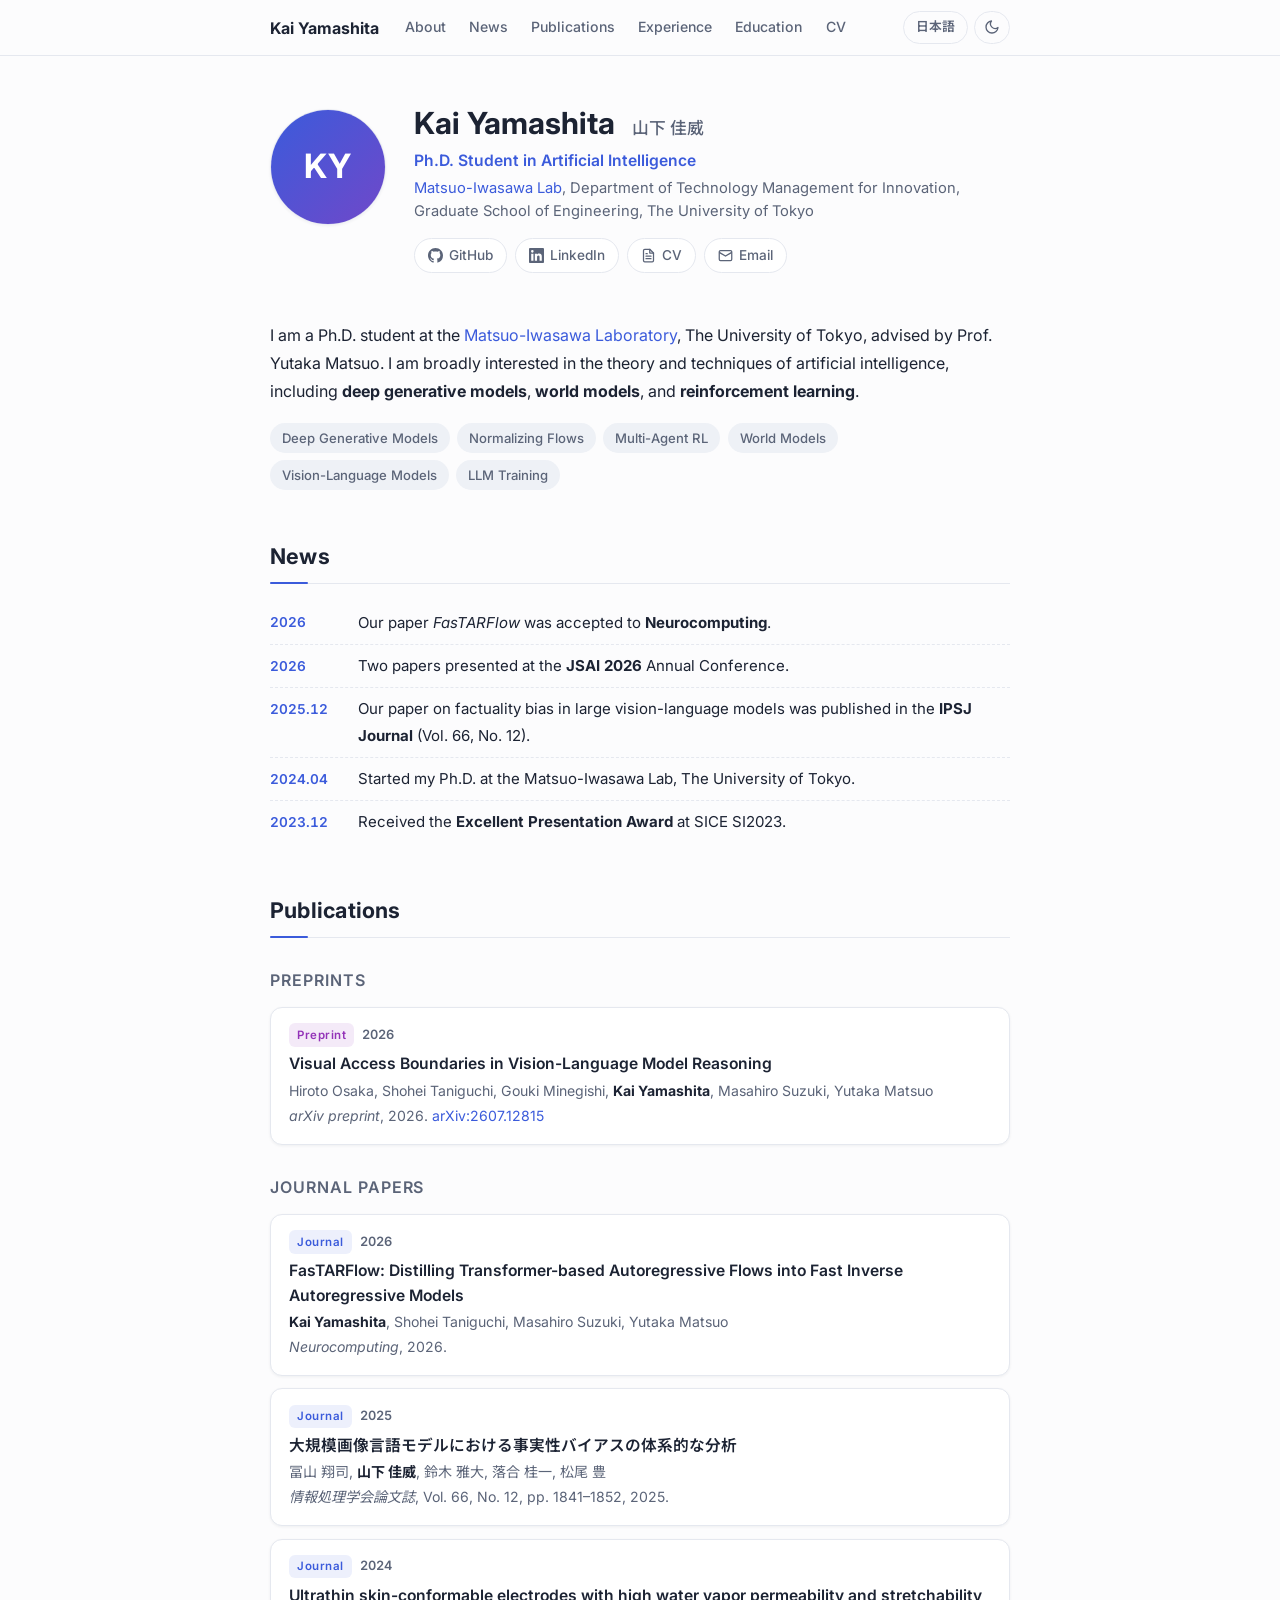
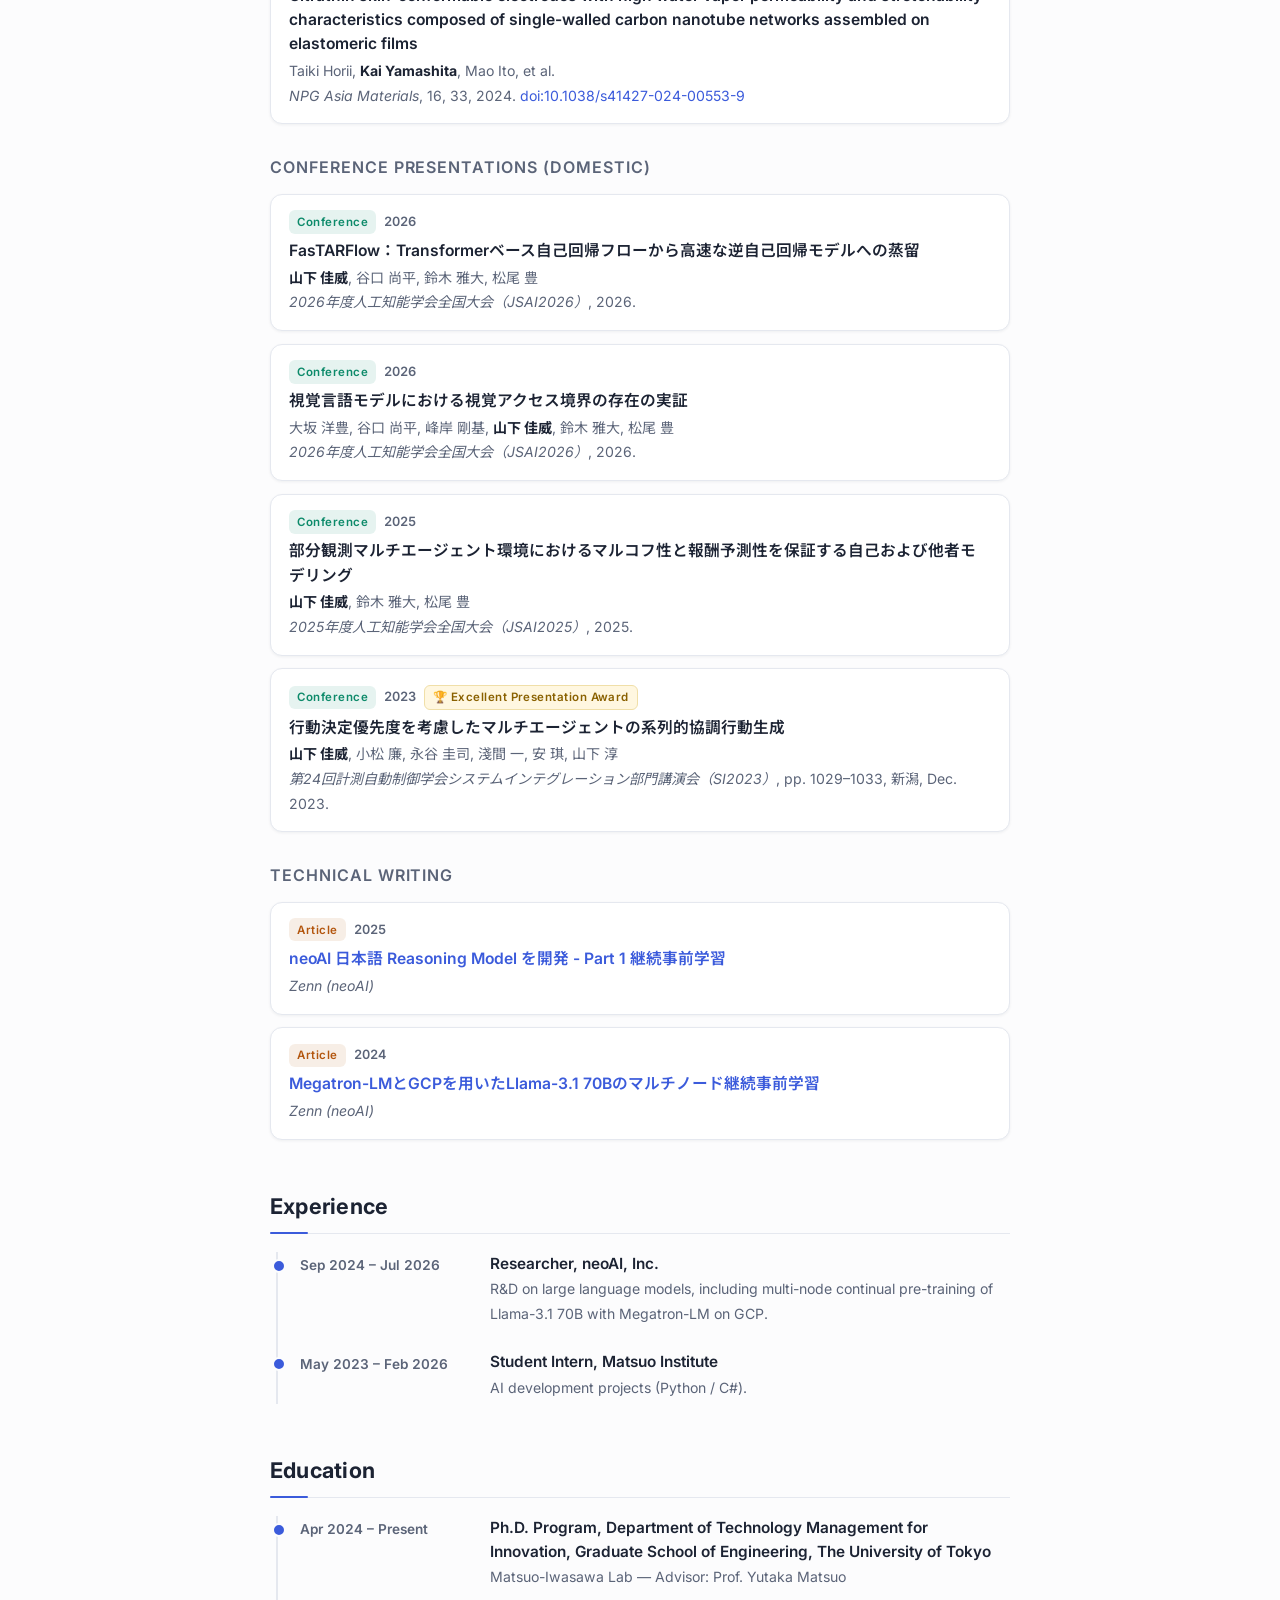
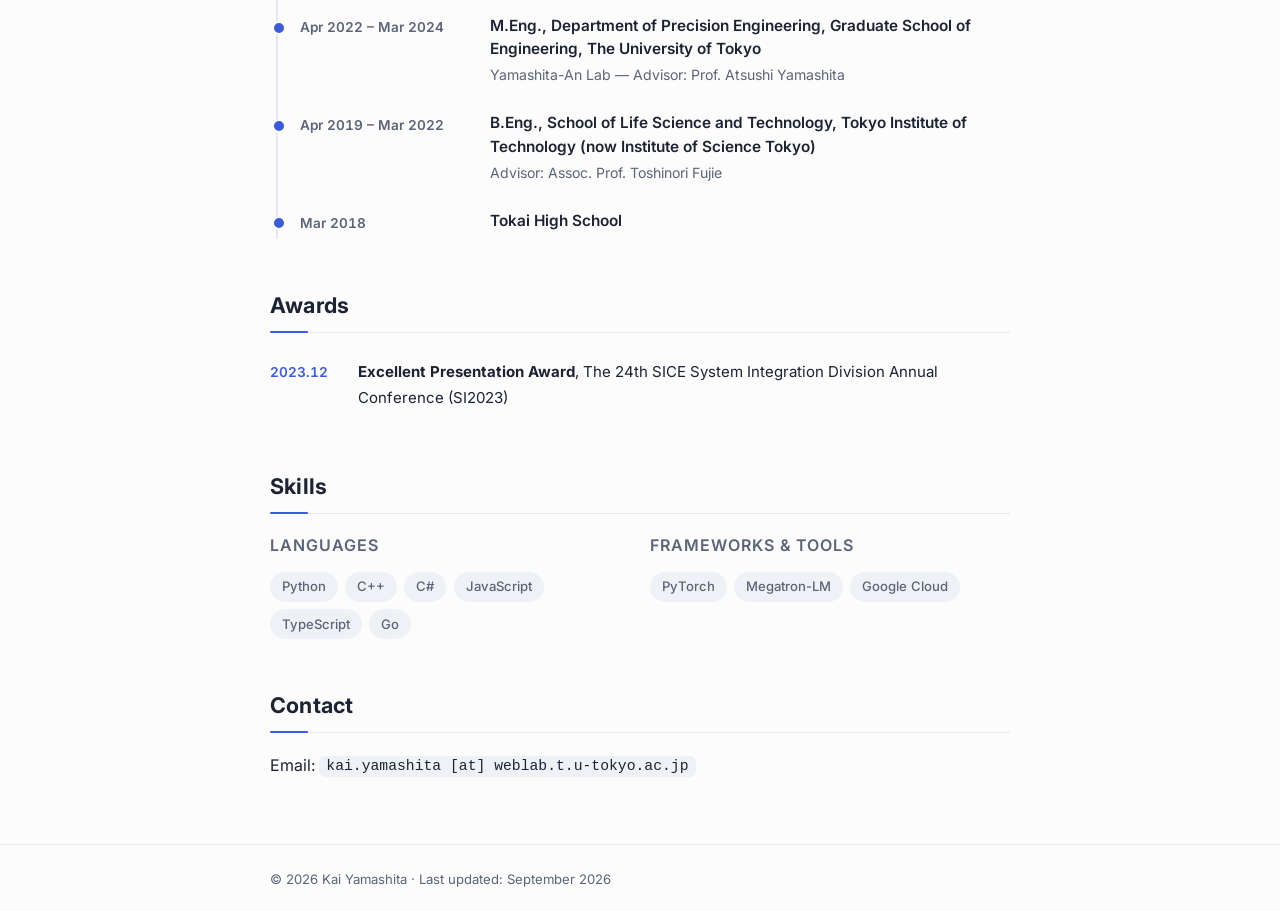
<file: docs/index.html>
<!DOCTYPE html>
<html lang="ja">
<head>
    <meta charset="UTF-8">
    <meta name="viewport" content="width=device-width, initial-scale=1.0">
    <title>Kai Yamashita | 山下 佳威</title>
    <meta name="description" content="Kai Yamashita (山下佳威) — Ph.D. student at the Matsuo-Iwasawa Lab, The University of Tokyo. Research on deep generative models, multi-agent reinforcement learning, and vision-language models.">
    <meta property="og:title" content="Kai Yamashita | 山下 佳威">
    <meta property="og:description" content="Ph.D. student at the Matsuo-Iwasawa Lab, The University of Tokyo. Deep generative models / multi-agent RL / vision-language models.">
    <meta property="og:type" content="website">
    <link rel="icon" href="data:image/svg+xml,%3Csvg xmlns='http://www.w3.org/2000/svg' viewBox='0 0 64 64'%3E%3Crect width='64' height='64' rx='14' fill='%233b5bdb'/%3E%3Ctext x='32' y='43' font-family='Helvetica,Arial,sans-serif' font-size='32' font-weight='700' fill='white' text-anchor='middle'%3EKY%3C/text%3E%3C/svg%3E">
    <link rel="preconnect" href="https://fonts.googleapis.com">
    <link rel="preconnect" href="https://fonts.gstatic.com" crossorigin>
    <link href="https://fonts.googleapis.com/css2?family=Inter:wght@400;500;600;700&family=Noto+Sans+JP:wght@400;500;700&display=swap" rel="stylesheet">
    <link rel="stylesheet" href="styles.css">
    <script>
        // Set language & theme before first paint to avoid flashes
        (function () {
            var lang = localStorage.getItem('lang');
            if (!lang) lang = (navigator.language || 'ja').toLowerCase().indexOf('ja') === 0 ? 'ja' : 'en';
            document.documentElement.classList.add(lang);
            document.documentElement.lang = lang;
            var theme = localStorage.getItem('theme');
            if (!theme) theme = window.matchMedia('(prefers-color-scheme: dark)').matches ? 'dark' : 'light';
            document.documentElement.dataset.theme = theme;
        })();
    </script>
    <script type="application/ld+json">
    {
        "@context": "https://schema.org",
        "@type": "Person",
        "name": "Kai Yamashita",
        "alternateName": "山下 佳威",
        "affiliation": {
            "@type": "Organization",
            "name": "The University of Tokyo"
        },
        "jobTitle": "Ph.D. Student",
        "url": "https://portfolio.kurerappu.com",
        "sameAs": [
            "https://github.com/kaiyama12345679",
            "https://www.linkedin.com/in/%E4%BD%B3%E5%A8%81-%E5%B1%B1%E4%B8%8B-034b89243/"
        ]
    }
    </script>
</head>
<body>

<header class="site-header">
    <div class="header-inner">
        <a class="brand" href="#top">Kai Yamashita</a>
        <nav class="site-nav" aria-label="Sections">
            <a href="#about"><span class="en">About</span><span class="ja">概要</span></a>
            <a href="#news"><span class="en">News</span><span class="ja">ニュース</span></a>
            <a href="#publications"><span class="en">Publications</span><span class="ja">研究業績</span></a>
            <a href="#experience"><span class="en">Experience</span><span class="ja">職歴</span></a>
            <a href="#education"><span class="en">Education</span><span class="ja">学歴</span></a>
            <a href="cv.html">CV</a>
        </nav>
        <div class="header-actions">
            <button id="lang-toggle" class="pill-btn" type="button" aria-label="Switch language">
                <span class="en">日本語</span><span class="ja">English</span>
            </button>
            <button id="theme-toggle" class="pill-btn icon-btn" type="button" aria-label="Toggle dark mode">
                <svg class="icon-sun" viewBox="0 0 24 24" width="16" height="16" fill="none" stroke="currentColor" stroke-width="2" stroke-linecap="round"><circle cx="12" cy="12" r="4"/><path d="M12 2v2m0 16v2M4.9 4.9l1.4 1.4m11.4 11.4 1.4 1.4M2 12h2m16 0h2M4.9 19.1l1.4-1.4m11.4-11.4 1.4-1.4"/></svg>
                <svg class="icon-moon" viewBox="0 0 24 24" width="16" height="16" fill="none" stroke="currentColor" stroke-width="2" stroke-linecap="round" stroke-linejoin="round"><path d="M21 12.8A9 9 0 1 1 11.2 3a7 7 0 0 0 9.8 9.8z"/></svg>
            </button>
        </div>
    </div>
</header>

<main id="top">

    <!-- ============ Hero ============ -->
    <section class="hero" id="about">
        <div class="avatar">
            <img src="https://github.com/kaiyama12345679.png" alt="" onerror="this.parentNode.classList.add('no-photo'); this.remove();">
            <span class="monogram" aria-hidden="true">KY</span>
        </div>
        <div class="hero-body">
            <h1>
                <span class="en">Kai Yamashita</span><span class="ja">山下 佳威</span>
                <span class="hero-sub"><span class="en">山下 佳威</span><span class="ja">Kai Yamashita</span></span>
            </h1>
            <p class="role">
                <span class="en">Ph.D. Student in Artificial Intelligence</span>
                <span class="ja">博士課程大学院生（人工知能）</span>
            </p>
            <p class="affiliation">
                <span class="en"><a href="https://weblab.t.u-tokyo.ac.jp/" target="_blank" rel="noopener">Matsuo-Iwasawa Lab</a>, Department of Technology Management for Innovation, Graduate School of Engineering, The University of Tokyo</span>
                <span class="ja">東京大学大学院工学系研究科 技術経営戦略学専攻 <a href="https://weblab.t.u-tokyo.ac.jp/" target="_blank" rel="noopener">松尾・岩澤研究室</a></span>
            </p>
            <ul class="social-links">
                <li>
                    <a href="https://github.com/kaiyama12345679" target="_blank" rel="noopener">
                        <svg viewBox="0 0 16 16" width="15" height="15" fill="currentColor" aria-hidden="true"><path d="M8 0C3.58 0 0 3.58 0 8c0 3.54 2.29 6.53 5.47 7.59.4.07.55-.17.55-.38 0-.19-.01-.82-.01-1.49-2.01.37-2.53-.49-2.69-.94-.09-.23-.48-.94-.82-1.13-.28-.15-.68-.52-.01-.53.63-.01 1.08.58 1.23.82.72 1.21 1.87.87 2.33.66.07-.52.28-.87.51-1.07-1.78-.2-3.64-.89-3.64-3.95 0-.87.31-1.59.82-2.15-.08-.2-.36-1.02.08-2.12 0 0 .67-.21 2.2.82.64-.18 1.32-.27 2-.27s1.36.09 2 .27c1.53-1.04 2.2-.82 2.2-.82.44 1.1.16 1.92.08 2.12.51.56.82 1.27.82 2.15 0 3.07-1.87 3.75-3.65 3.95.29.25.54.73.54 1.48 0 1.07-.01 1.93-.01 2.2 0 .21.15.46.55.38A8.01 8.01 0 0 0 16 8c0-4.42-3.58-8-8-8z"/></svg>
                        GitHub
                    </a>
                </li>
                <li>
                    <a href="https://www.linkedin.com/in/%E4%BD%B3%E5%A8%81-%E5%B1%B1%E4%B8%8B-034b89243/" target="_blank" rel="noopener">
                        <svg viewBox="0 0 24 24" width="15" height="15" fill="currentColor" aria-hidden="true"><path d="M20.45 20.45h-3.55v-5.57c0-1.33-.03-3.04-1.85-3.04-1.85 0-2.14 1.45-2.14 2.94v5.67H9.35V9h3.41v1.56h.05c.48-.9 1.64-1.85 3.37-1.85 3.6 0 4.27 2.37 4.27 5.46v6.28zM5.34 7.43a2.06 2.06 0 1 1 0-4.12 2.06 2.06 0 0 1 0 4.12zM7.12 20.45H3.56V9h3.56v11.45zM22.22 0H1.77C.79 0 0 .77 0 1.72v20.55C0 23.23.79 24 1.77 24h20.45c.98 0 1.78-.77 1.78-1.73V1.72C24 .77 23.2 0 22.22 0z"/></svg>
                        LinkedIn
                    </a>
                </li>
                <li>
                    <a href="cv.html">
                        <svg viewBox="0 0 24 24" width="15" height="15" fill="none" stroke="currentColor" stroke-width="2" stroke-linecap="round" stroke-linejoin="round" aria-hidden="true"><path d="M14 2H6a2 2 0 0 0-2 2v16a2 2 0 0 0 2 2h12a2 2 0 0 0 2-2V8z"/><path d="M14 2v6h6"/><path d="M16 13H8m8 4H8m2-8H8"/></svg>
                        CV
                    </a>
                </li>
                <li>
                    <a href="#contact" class="mail-link">
                        <svg viewBox="0 0 24 24" width="15" height="15" fill="none" stroke="currentColor" stroke-width="2" aria-hidden="true"><rect x="2" y="4" width="20" height="16" rx="2"/><path d="m2 7 10 6L22 7"/></svg>
                        Email
                    </a>
                </li>
            </ul>
        </div>
    </section>

    <!-- ============ About ============ -->
    <section class="section">
        <p class="lede en">
            I am a Ph.D. student at the <a href="https://weblab.t.u-tokyo.ac.jp/" target="_blank" rel="noopener">Matsuo-Iwasawa Laboratory</a>,
            The University of Tokyo, advised by Prof. Yutaka Matsuo.
            I am broadly interested in the theory and techniques of artificial intelligence,
            including <strong>deep generative models</strong>, <strong>world models</strong>, and <strong>reinforcement learning</strong>.
        </p>
        <p class="lede ja">
            東京大学 <a href="https://weblab.t.u-tokyo.ac.jp/" target="_blank" rel="noopener">松尾・岩澤研究室</a>所属の博士課程大学院生です（指導教員：松尾 豊 教授）．
            <strong>深層生成モデル</strong>や<strong>世界モデル</strong>，<strong>強化学習</strong>など，人工知能の理論および技術全般に興味があります．
        </p>
        <ul class="chips" aria-label="Research interests">
            <li>Deep Generative Models</li>
            <li>Normalizing Flows</li>
            <li>Multi-Agent RL</li>
            <li>World Models</li>
            <li>Vision-Language Models</li>
            <li>LLM Training</li>
        </ul>
    </section>

    <!-- ============ News ============ -->
    <section class="section" id="news">
        <h2><span class="en">News</span><span class="ja">ニュース</span></h2>
        <ul class="news-list">
            <li>
                <span class="news-date">2026</span>
                <span class="news-text">
                    <span class="en">Our paper <em>FasTARFlow</em> was accepted to <strong>Neurocomputing</strong>.</span>
                    <span class="ja"><em>FasTARFlow</em> の論文が <strong>Neurocomputing</strong> 誌に採録されました．</span>
                </span>
            </li>
            <li>
                <span class="news-date">2026</span>
                <span class="news-text">
                    <span class="en">Two papers presented at the <strong>JSAI 2026</strong> Annual Conference.</span>
                    <span class="ja"><strong>2026年度人工知能学会全国大会（JSAI2026）</strong>で2件の発表を行いました．</span>
                </span>
            </li>
            <li>
                <span class="news-date">2025.12</span>
                <span class="news-text">
                    <span class="en">Our paper on factuality bias in large vision-language models was published in the <strong>IPSJ Journal</strong> (Vol. 66, No. 12).</span>
                    <span class="ja">大規模画像言語モデルの事実性バイアスに関する論文が<strong>情報処理学会論文誌</strong>（Vol. 66, No. 12）に掲載されました．</span>
                </span>
            </li>
            <li>
                <span class="news-date">2024.04</span>
                <span class="news-text">
                    <span class="en">Started my Ph.D. at the Matsuo-Iwasawa Lab, The University of Tokyo.</span>
                    <span class="ja">東京大学 松尾・岩澤研究室にて博士課程を開始しました．</span>
                </span>
            </li>
            <li>
                <span class="news-date">2023.12</span>
                <span class="news-text">
                    <span class="en">Received the <strong>Excellent Presentation Award</strong> at SICE SI2023.</span>
                    <span class="ja">第24回計測自動制御学会SI部門講演会（SI2023）にて<strong>優秀講演賞</strong>を受賞しました．</span>
                </span>
            </li>
        </ul>
    </section>

    <!-- ============ Publications ============ -->
    <section class="section" id="publications">
        <h2><span class="en">Publications</span><span class="ja">研究業績</span></h2>

        <h3><span class="en">Preprints</span><span class="ja">プレプリント</span></h3>
        <ol class="pub-list">
            <li class="pub">
                <div class="pub-meta"><span class="tag tag-preprint">Preprint</span><span class="pub-year">2026</span></div>
                <p class="pub-title">Visual Access Boundaries in Vision-Language Model Reasoning</p>
                <p class="pub-authors">Hiroto Osaka, Shohei Taniguchi, Gouki Minegishi, <strong>Kai Yamashita</strong>, Masahiro Suzuki, Yutaka Matsuo</p>
                <p class="pub-venue"><em>arXiv preprint</em>, 2026. <a href="https://arxiv.org/abs/2607.12815" target="_blank" rel="noopener">arXiv:2607.12815</a></p>
            </li>
        </ol>

        <h3><span class="en">Journal Papers</span><span class="ja">学術論文誌</span></h3>
        <ol class="pub-list">
            <li class="pub">
                <div class="pub-meta"><span class="tag tag-journal">Journal</span><span class="pub-year">2026</span></div>
                <p class="pub-title">FasTARFlow: Distilling Transformer-based Autoregressive Flows into Fast Inverse Autoregressive Models</p>
                <p class="pub-authors"><strong>Kai Yamashita</strong>, Shohei Taniguchi, Masahiro Suzuki, Yutaka Matsuo</p>
                <p class="pub-venue"><em>Neurocomputing</em>, 2026.</p>
            </li>
            <li class="pub">
                <div class="pub-meta"><span class="tag tag-journal">Journal</span><span class="pub-year">2025</span></div>
                <p class="pub-title">大規模画像言語モデルにおける事実性バイアスの体系的な分析</p>
                <p class="pub-authors">冨山 翔司, <strong>山下 佳威</strong>, 鈴木 雅大, 落合 桂一, 松尾 豊</p>
                <p class="pub-venue"><em>情報処理学会論文誌</em>, Vol. 66, No. 12, pp. 1841–1852, 2025.</p>
            </li>
            <li class="pub">
                <div class="pub-meta"><span class="tag tag-journal">Journal</span><span class="pub-year">2024</span></div>
                <p class="pub-title">Ultrathin skin-conformable electrodes with high water vapor permeability and stretchability characteristics composed of single-walled carbon nanotube networks assembled on elastomeric films</p>
                <p class="pub-authors">Taiki Horii, <strong>Kai Yamashita</strong>, Mao Ito, et al.</p>
                <p class="pub-venue"><em>NPG Asia Materials</em>, 16, 33, 2024. <a href="https://doi.org/10.1038/s41427-024-00553-9" target="_blank" rel="noopener">doi:10.1038/s41427-024-00553-9</a></p>
            </li>
        </ol>

        <h3><span class="en">Conference Presentations (Domestic)</span><span class="ja">国内会議</span></h3>
        <ol class="pub-list">
            <li class="pub">
                <div class="pub-meta"><span class="tag tag-conf">Conference</span><span class="pub-year">2026</span></div>
                <p class="pub-title">FasTARFlow：Transformerベース自己回帰フローから高速な逆自己回帰モデルへの蒸留</p>
                <p class="pub-authors"><strong>山下 佳威</strong>, 谷口 尚平, 鈴木 雅大, 松尾 豊</p>
                <p class="pub-venue"><em>2026年度人工知能学会全国大会（JSAI2026）</em>, 2026.</p>
            </li>
            <li class="pub">
                <div class="pub-meta"><span class="tag tag-conf">Conference</span><span class="pub-year">2026</span></div>
                <p class="pub-title">視覚言語モデルにおける視覚アクセス境界の存在の実証</p>
                <p class="pub-authors">大坂 洋豊, 谷口 尚平, 峰岸 剛基, <strong>山下 佳威</strong>, 鈴木 雅大, 松尾 豊</p>
                <p class="pub-venue"><em>2026年度人工知能学会全国大会（JSAI2026）</em>, 2026.</p>
            </li>
            <li class="pub">
                <div class="pub-meta"><span class="tag tag-conf">Conference</span><span class="pub-year">2025</span></div>
                <p class="pub-title">部分観測マルチエージェント環境におけるマルコフ性と報酬予測性を保証する自己および他者モデリング</p>
                <p class="pub-authors"><strong>山下 佳威</strong>, 鈴木 雅大, 松尾 豊</p>
                <p class="pub-venue"><em>2025年度人工知能学会全国大会（JSAI2025）</em>, 2025.</p>
            </li>
            <li class="pub">
                <div class="pub-meta"><span class="tag tag-conf">Conference</span><span class="pub-year">2023</span><span class="tag tag-award">🏆 <span class="en">Excellent Presentation Award</span><span class="ja">優秀講演賞</span></span></div>
                <p class="pub-title">行動決定優先度を考慮したマルチエージェントの系列的協調行動生成</p>
                <p class="pub-authors"><strong>山下 佳威</strong>, 小松 廉, 永谷 圭司, 淺間 一, 安 琪, 山下 淳</p>
                <p class="pub-venue"><em>第24回計測自動制御学会システムインテグレーション部門講演会（SI2023）</em>, pp. 1029–1033, 新潟, Dec. 2023.</p>
            </li>
        </ol>

        <h3><span class="en">Technical Writing</span><span class="ja">技術記事</span></h3>
        <ol class="pub-list">
            <li class="pub">
                <div class="pub-meta"><span class="tag tag-article">Article</span><span class="pub-year">2025</span></div>
                <p class="pub-title"><a href="https://zenn.dev/neoai/articles/1670bd029093b0" target="_blank" rel="noopener">neoAI 日本語 Reasoning Model を開発 - Part 1 継続事前学習</a></p>
                <p class="pub-venue"><em>Zenn (neoAI)</em></p>
            </li>
            <li class="pub">
                <div class="pub-meta"><span class="tag tag-article">Article</span><span class="pub-year">2024</span></div>
                <p class="pub-title"><a href="https://zenn.dev/neoai/articles/2dadf498bceaaa" target="_blank" rel="noopener">Megatron-LMとGCPを用いたLlama-3.1 70Bのマルチノード継続事前学習</a></p>
                <p class="pub-venue"><em>Zenn (neoAI)</em></p>
            </li>
        </ol>
    </section>

    <!-- ============ Experience ============ -->
    <section class="section" id="experience">
        <h2><span class="en">Experience</span><span class="ja">職歴</span></h2>
        <ul class="timeline">
            <li>
                <div class="tl-period"><span class="en">Sep 2024 – Jul 2026</span><span class="ja">2024年9月 – 2026年7月</span></div>
                <div class="tl-body">
                    <p class="tl-title"><span class="en">Researcher, neoAI, Inc.</span><span class="ja">株式会社neoAI リサーチャー</span></p>
                    <p class="tl-desc">
                        <span class="en">R&amp;D on large language models, including multi-node continual pre-training of Llama-3.1 70B with Megatron-LM on GCP.</span>
                        <span class="ja">大規模言語モデルの研究開発に従事．Megatron-LMとGCPを用いたLlama-3.1 70Bのマルチノード継続事前学習などを担当．</span>
                    </p>
                </div>
            </li>
            <li>
                <div class="tl-period"><span class="en">May 2023 – Feb 2026</span><span class="ja">2023年5月 – 2026年2月</span></div>
                <div class="tl-body">
                    <p class="tl-title"><span class="en">Student Intern, Matsuo Institute</span><span class="ja">株式会社松尾研究所 学生インターン</span></p>
                    <p class="tl-desc">
                        <span class="en">AI development projects (Python / C#).</span>
                        <span class="ja">AI開発プロジェクトに参画（Python / C#）．</span>
                    </p>
                </div>
            </li>
        </ul>
    </section>

    <!-- ============ Education ============ -->
    <section class="section" id="education">
        <h2><span class="en">Education</span><span class="ja">学歴</span></h2>
        <ul class="timeline">
            <li>
                <div class="tl-period"><span class="en">Apr 2024 – Present</span><span class="ja">2024年4月 – 現在</span></div>
                <div class="tl-body">
                    <p class="tl-title">
                        <span class="en">Ph.D. Program, Department of Technology Management for Innovation, Graduate School of Engineering, The University of Tokyo</span>
                        <span class="ja">東京大学大学院工学系研究科 技術経営戦略学専攻 博士課程</span>
                    </p>
                    <p class="tl-desc">
                        <span class="en">Matsuo-Iwasawa Lab — Advisor: Prof. Yutaka Matsuo</span>
                        <span class="ja">松尾・岩澤研究室（指導教員：松尾 豊 教授）</span>
                    </p>
                </div>
            </li>
            <li>
                <div class="tl-period"><span class="en">Apr 2022 – Mar 2024</span><span class="ja">2022年4月 – 2024年3月</span></div>
                <div class="tl-body">
                    <p class="tl-title">
                        <span class="en">M.Eng., Department of Precision Engineering, Graduate School of Engineering, The University of Tokyo</span>
                        <span class="ja">東京大学大学院工学系研究科 精密工学専攻 修士（工学）</span>
                    </p>
                    <p class="tl-desc">
                        <span class="en">Yamashita-An Lab — Advisor: Prof. Atsushi Yamashita</span>
                        <span class="ja">山下・安研究室（指導教員：山下 淳 教授）</span>
                    </p>
                </div>
            </li>
            <li>
                <div class="tl-period"><span class="en">Apr 2019 – Mar 2022</span><span class="ja">2019年4月 – 2022年3月</span></div>
                <div class="tl-body">
                    <p class="tl-title">
                        <span class="en">B.Eng., School of Life Science and Technology, Tokyo Institute of Technology (now Institute of Science Tokyo)</span>
                        <span class="ja">東京工業大学 生命理工学院 生命理工学系 学士（工学）</span>
                    </p>
                    <p class="tl-desc">
                        <span class="en">Advisor: Assoc. Prof. Toshinori Fujie</span>
                        <span class="ja">指導教員：藤枝 俊宣 准教授</span>
                    </p>
                </div>
            </li>
            <li>
                <div class="tl-period"><span class="en">Mar 2018</span><span class="ja">2018年3月</span></div>
                <div class="tl-body">
                    <p class="tl-title"><span class="en">Tokai High School</span><span class="ja">私立東海高等学校 卒業</span></p>
                </div>
            </li>
        </ul>
    </section>

    <!-- ============ Awards ============ -->
    <section class="section" id="awards">
        <h2><span class="en">Awards</span><span class="ja">受賞</span></h2>
        <ul class="news-list">
            <li>
                <span class="news-date">2023.12</span>
                <span class="news-text">
                    <span class="en"><strong>Excellent Presentation Award</strong>, The 24th SICE System Integration Division Annual Conference (SI2023)</span>
                    <span class="ja"><strong>優秀講演賞</strong>，第24回計測自動制御学会システムインテグレーション部門講演会（SI2023）</span>
                </span>
            </li>
        </ul>
    </section>

    <!-- ============ Skills ============ -->
    <section class="section" id="skills">
        <h2><span class="en">Skills</span><span class="ja">スキル</span></h2>
        <div class="skills-grid">
            <div>
                <h3 class="skills-label"><span class="en">Languages</span><span class="ja">プログラミング言語</span></h3>
                <ul class="chips">
                    <li>Python</li><li>C++</li><li>C#</li><li>JavaScript</li><li>TypeScript</li><li>Go</li>
                </ul>
            </div>
            <div>
                <h3 class="skills-label"><span class="en">Frameworks &amp; Tools</span><span class="ja">フレームワーク・ツール</span></h3>
                <ul class="chips">
                    <li>PyTorch</li><li>Megatron-LM</li><li>Google Cloud</li>
                </ul>
            </div>
        </div>
    </section>

    <!-- ============ Contact ============ -->
    <section class="section" id="contact">
        <h2><span class="en">Contact</span><span class="ja">連絡先</span></h2>
        <p class="contact-line">
            <span class="en">Email:</span><span class="ja">メール：</span>
            <code>kai.yamashita [at] weblab.t.u-tokyo.ac.jp</code>
        </p>
    </section>

</main>

<footer class="site-footer">
    <p>© 2026 Kai Yamashita ·
        <span class="en">Last updated: September 2026</span>
        <span class="ja">最終更新：2026年9月</span>
    </p>
</footer>

<script>
    document.getElementById('lang-toggle').addEventListener('click', function () {
        var root = document.documentElement;
        var next = root.classList.contains('ja') ? 'en' : 'ja';
        root.classList.remove('ja', 'en');
        root.classList.add(next);
        root.lang = next;
        localStorage.setItem('lang', next);
    });
    document.getElementById('theme-toggle').addEventListener('click', function () {
        var root = document.documentElement;
        var next = root.dataset.theme === 'dark' ? 'light' : 'dark';
        root.dataset.theme = next;
        localStorage.setItem('theme', next);
    });
</script>

</body>
</html>
</file>
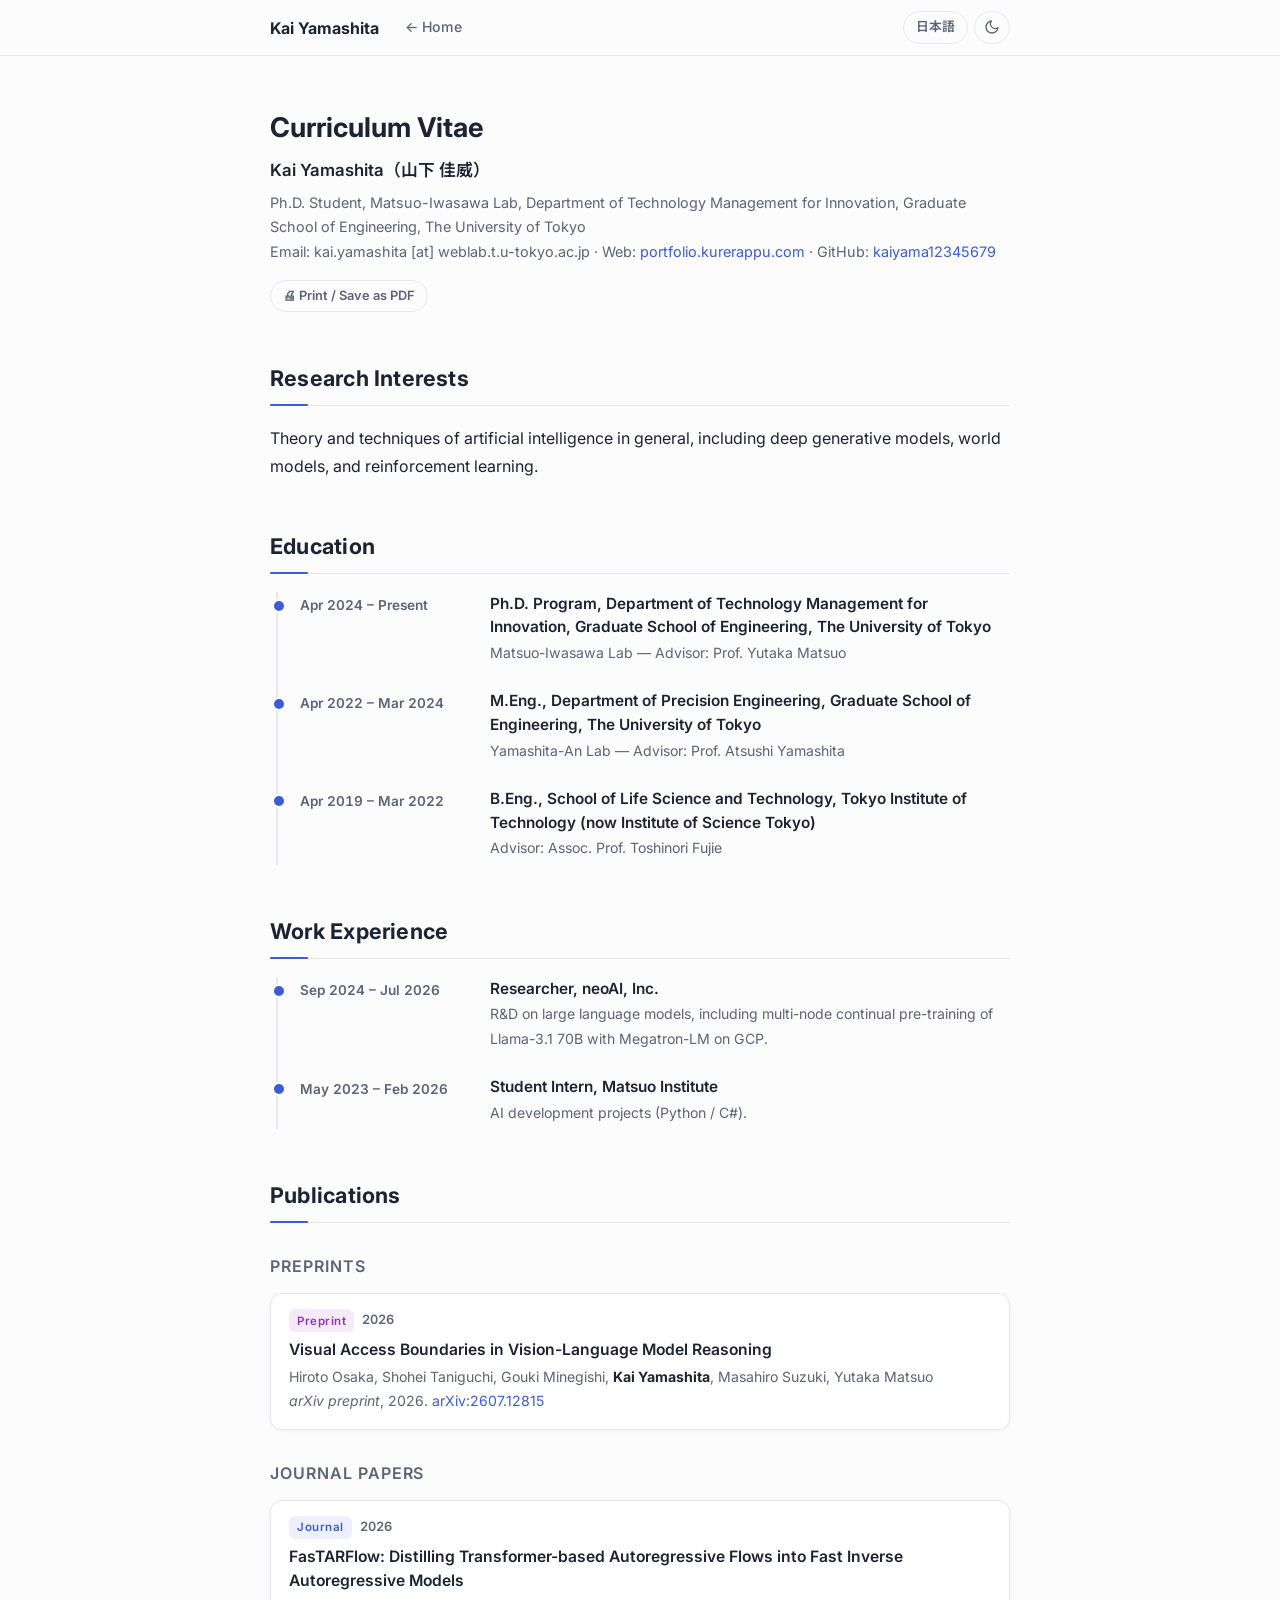
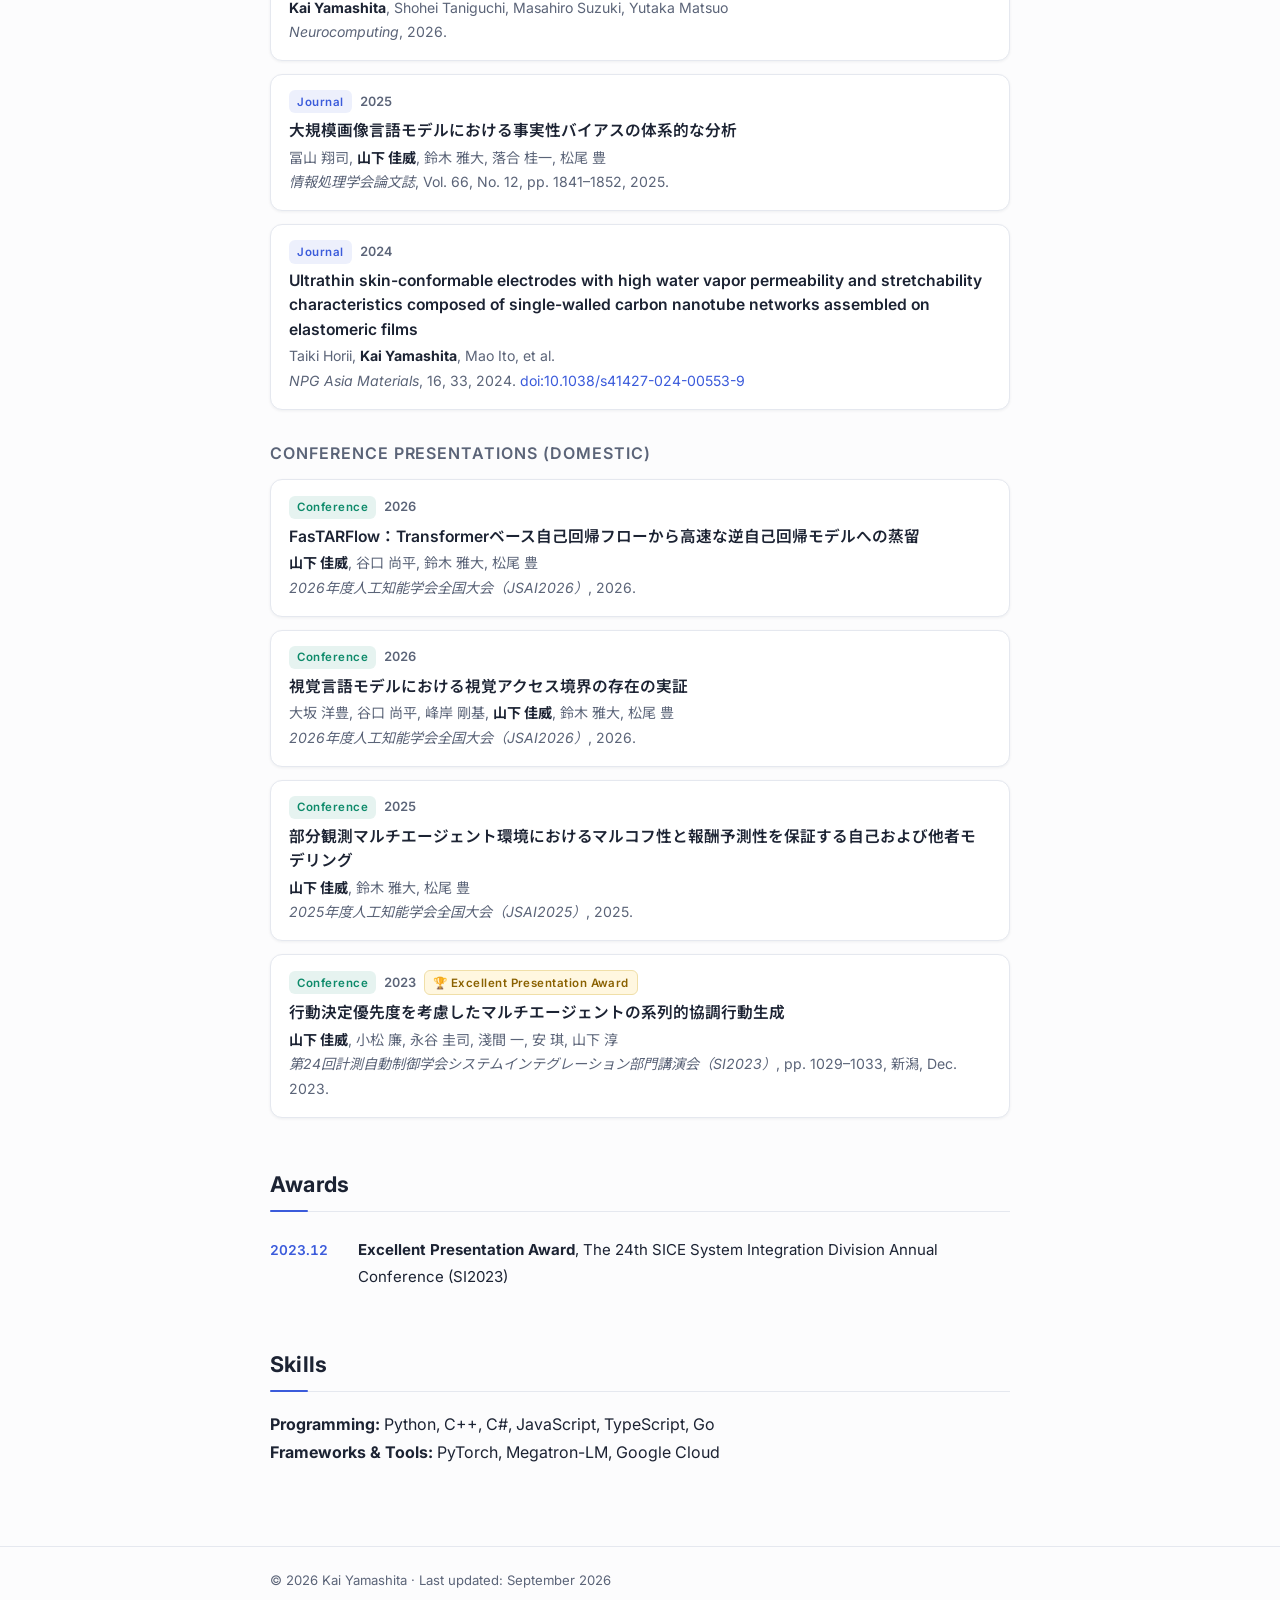
<file: docs/cv.html>
<!DOCTYPE html>
<html lang="ja">
<head>
    <meta charset="UTF-8">
    <meta name="viewport" content="width=device-width, initial-scale=1.0">
    <title>CV | Kai Yamashita</title>
    <meta name="description" content="Curriculum Vitae of Kai Yamashita (山下佳威) — Ph.D. student at the Matsuo-Iwasawa Lab, The University of Tokyo.">
    <link rel="icon" href="data:image/svg+xml,%3Csvg xmlns='http://www.w3.org/2000/svg' viewBox='0 0 64 64'%3E%3Crect width='64' height='64' rx='14' fill='%233b5bdb'/%3E%3Ctext x='32' y='43' font-family='Helvetica,Arial,sans-serif' font-size='32' font-weight='700' fill='white' text-anchor='middle'%3EKY%3C/text%3E%3C/svg%3E">
    <link rel="preconnect" href="https://fonts.googleapis.com">
    <link rel="preconnect" href="https://fonts.gstatic.com" crossorigin>
    <link href="https://fonts.googleapis.com/css2?family=Inter:wght@400;500;600;700&family=Noto+Sans+JP:wght@400;500;700&display=swap" rel="stylesheet">
    <link rel="stylesheet" href="styles.css">
    <script>
        (function () {
            var lang = localStorage.getItem('lang');
            if (!lang) lang = (navigator.language || 'ja').toLowerCase().indexOf('ja') === 0 ? 'ja' : 'en';
            document.documentElement.classList.add(lang);
            document.documentElement.lang = lang;
            var theme = localStorage.getItem('theme');
            if (!theme) theme = window.matchMedia('(prefers-color-scheme: dark)').matches ? 'dark' : 'light';
            document.documentElement.dataset.theme = theme;
        })();
    </script>
</head>
<body>

<header class="site-header">
    <div class="header-inner">
        <a class="brand" href="index.html">Kai Yamashita</a>
        <nav class="site-nav" aria-label="Sections">
            <a href="index.html"><span class="en">← Home</span><span class="ja">← ホーム</span></a>
        </nav>
        <div class="header-actions">
            <button id="lang-toggle" class="pill-btn" type="button" aria-label="Switch language">
                <span class="en">日本語</span><span class="ja">English</span>
            </button>
            <button id="theme-toggle" class="pill-btn icon-btn" type="button" aria-label="Toggle dark mode">
                <svg class="icon-sun" viewBox="0 0 24 24" width="16" height="16" fill="none" stroke="currentColor" stroke-width="2" stroke-linecap="round"><circle cx="12" cy="12" r="4"/><path d="M12 2v2m0 16v2M4.9 4.9l1.4 1.4m11.4 11.4 1.4 1.4M2 12h2m16 0h2M4.9 19.1l1.4-1.4m11.4-11.4 1.4-1.4"/></svg>
                <svg class="icon-moon" viewBox="0 0 24 24" width="16" height="16" fill="none" stroke="currentColor" stroke-width="2" stroke-linecap="round" stroke-linejoin="round"><path d="M21 12.8A9 9 0 1 1 11.2 3a7 7 0 0 0 9.8 9.8z"/></svg>
            </button>
        </div>
    </div>
</header>

<main>

    <section class="cv-head">
        <h1>Curriculum Vitae</h1>
        <p class="cv-name"><span class="en">Kai Yamashita（山下 佳威）</span><span class="ja">山下 佳威（Kai Yamashita）</span></p>
        <p class="cv-contact">
            <span class="en">Ph.D. Student, Matsuo-Iwasawa Lab, Department of Technology Management for Innovation, Graduate School of Engineering, The University of Tokyo</span>
            <span class="ja">東京大学大学院工学系研究科 技術経営戦略学専攻 博士課程（松尾・岩澤研究室）</span><br>
            Email: kai.yamashita [at] weblab.t.u-tokyo.ac.jp ·
            Web: <a href="https://portfolio.kurerappu.com">portfolio.kurerappu.com</a> ·
            GitHub: <a href="https://github.com/kaiyama12345679" target="_blank" rel="noopener">kaiyama12345679</a>
        </p>
        <button class="pill-btn no-print" type="button" onclick="window.print()">
            <span class="en">🖨 Print / Save as PDF</span><span class="ja">🖨 印刷 / PDF保存</span>
        </button>
    </section>

    <section class="section">
        <h2><span class="en">Research Interests</span><span class="ja">研究分野</span></h2>
        <p>
            <span class="en">Theory and techniques of artificial intelligence in general, including deep generative models, world models, and reinforcement learning.</span>
            <span class="ja">深層生成モデル，世界モデル，強化学習など，人工知能の理論および技術全般．</span>
        </p>
    </section>

    <section class="section">
        <h2><span class="en">Education</span><span class="ja">学歴</span></h2>
        <ul class="timeline">
            <li>
                <div class="tl-period"><span class="en">Apr 2024 – Present</span><span class="ja">2024年4月 – 現在</span></div>
                <div class="tl-body">
                    <p class="tl-title">
                        <span class="en">Ph.D. Program, Department of Technology Management for Innovation, Graduate School of Engineering, The University of Tokyo</span>
                        <span class="ja">東京大学大学院工学系研究科 技術経営戦略学専攻 博士課程</span>
                    </p>
                    <p class="tl-desc">
                        <span class="en">Matsuo-Iwasawa Lab — Advisor: Prof. Yutaka Matsuo</span>
                        <span class="ja">松尾・岩澤研究室（指導教員：松尾 豊 教授）</span>
                    </p>
                </div>
            </li>
            <li>
                <div class="tl-period"><span class="en">Apr 2022 – Mar 2024</span><span class="ja">2022年4月 – 2024年3月</span></div>
                <div class="tl-body">
                    <p class="tl-title">
                        <span class="en">M.Eng., Department of Precision Engineering, Graduate School of Engineering, The University of Tokyo</span>
                        <span class="ja">東京大学大学院工学系研究科 精密工学専攻 修士（工学）</span>
                    </p>
                    <p class="tl-desc">
                        <span class="en">Yamashita-An Lab — Advisor: Prof. Atsushi Yamashita</span>
                        <span class="ja">山下・安研究室（指導教員：山下 淳 教授）</span>
                    </p>
                </div>
            </li>
            <li>
                <div class="tl-period"><span class="en">Apr 2019 – Mar 2022</span><span class="ja">2019年4月 – 2022年3月</span></div>
                <div class="tl-body">
                    <p class="tl-title">
                        <span class="en">B.Eng., School of Life Science and Technology, Tokyo Institute of Technology (now Institute of Science Tokyo)</span>
                        <span class="ja">東京工業大学 生命理工学院 生命理工学系 学士（工学）</span>
                    </p>
                    <p class="tl-desc">
                        <span class="en">Advisor: Assoc. Prof. Toshinori Fujie</span>
                        <span class="ja">指導教員：藤枝 俊宣 准教授</span>
                    </p>
                </div>
            </li>
        </ul>
    </section>

    <section class="section">
        <h2><span class="en">Work Experience</span><span class="ja">職歴</span></h2>
        <ul class="timeline">
            <li>
                <div class="tl-period"><span class="en">Sep 2024 – Jul 2026</span><span class="ja">2024年9月 – 2026年7月</span></div>
                <div class="tl-body">
                    <p class="tl-title"><span class="en">Researcher, neoAI, Inc.</span><span class="ja">株式会社neoAI リサーチャー</span></p>
                    <p class="tl-desc">
                        <span class="en">R&amp;D on large language models, including multi-node continual pre-training of Llama-3.1 70B with Megatron-LM on GCP.</span>
                        <span class="ja">大規模言語モデルの研究開発に従事．Megatron-LMとGCPを用いたLlama-3.1 70Bのマルチノード継続事前学習などを担当．</span>
                    </p>
                </div>
            </li>
            <li>
                <div class="tl-period"><span class="en">May 2023 – Feb 2026</span><span class="ja">2023年5月 – 2026年2月</span></div>
                <div class="tl-body">
                    <p class="tl-title"><span class="en">Student Intern, Matsuo Institute</span><span class="ja">株式会社松尾研究所 学生インターン</span></p>
                    <p class="tl-desc">
                        <span class="en">AI development projects (Python / C#).</span>
                        <span class="ja">AI開発プロジェクトに参画（Python / C#）．</span>
                    </p>
                </div>
            </li>
        </ul>
    </section>

    <section class="section">
        <h2><span class="en">Publications</span><span class="ja">研究業績</span></h2>

        <h3><span class="en">Preprints</span><span class="ja">プレプリント</span></h3>
        <ol class="pub-list">
            <li class="pub">
                <div class="pub-meta"><span class="tag tag-preprint">Preprint</span><span class="pub-year">2026</span></div>
                <p class="pub-title">Visual Access Boundaries in Vision-Language Model Reasoning</p>
                <p class="pub-authors">Hiroto Osaka, Shohei Taniguchi, Gouki Minegishi, <strong>Kai Yamashita</strong>, Masahiro Suzuki, Yutaka Matsuo</p>
                <p class="pub-venue"><em>arXiv preprint</em>, 2026. <a href="https://arxiv.org/abs/2607.12815" target="_blank" rel="noopener">arXiv:2607.12815</a></p>
            </li>
        </ol>

        <h3><span class="en">Journal Papers</span><span class="ja">学術論文誌</span></h3>
        <ol class="pub-list">
            <li class="pub">
                <div class="pub-meta"><span class="tag tag-journal">Journal</span><span class="pub-year">2026</span></div>
                <p class="pub-title">FasTARFlow: Distilling Transformer-based Autoregressive Flows into Fast Inverse Autoregressive Models</p>
                <p class="pub-authors"><strong>Kai Yamashita</strong>, Shohei Taniguchi, Masahiro Suzuki, Yutaka Matsuo</p>
                <p class="pub-venue"><em>Neurocomputing</em>, 2026.</p>
            </li>
            <li class="pub">
                <div class="pub-meta"><span class="tag tag-journal">Journal</span><span class="pub-year">2025</span></div>
                <p class="pub-title">大規模画像言語モデルにおける事実性バイアスの体系的な分析</p>
                <p class="pub-authors">冨山 翔司, <strong>山下 佳威</strong>, 鈴木 雅大, 落合 桂一, 松尾 豊</p>
                <p class="pub-venue"><em>情報処理学会論文誌</em>, Vol. 66, No. 12, pp. 1841–1852, 2025.</p>
            </li>
            <li class="pub">
                <div class="pub-meta"><span class="tag tag-journal">Journal</span><span class="pub-year">2024</span></div>
                <p class="pub-title">Ultrathin skin-conformable electrodes with high water vapor permeability and stretchability characteristics composed of single-walled carbon nanotube networks assembled on elastomeric films</p>
                <p class="pub-authors">Taiki Horii, <strong>Kai Yamashita</strong>, Mao Ito, et al.</p>
                <p class="pub-venue"><em>NPG Asia Materials</em>, 16, 33, 2024. <a href="https://doi.org/10.1038/s41427-024-00553-9" target="_blank" rel="noopener">doi:10.1038/s41427-024-00553-9</a></p>
            </li>
        </ol>

        <h3><span class="en">Conference Presentations (Domestic)</span><span class="ja">国内会議</span></h3>
        <ol class="pub-list">
            <li class="pub">
                <div class="pub-meta"><span class="tag tag-conf">Conference</span><span class="pub-year">2026</span></div>
                <p class="pub-title">FasTARFlow：Transformerベース自己回帰フローから高速な逆自己回帰モデルへの蒸留</p>
                <p class="pub-authors"><strong>山下 佳威</strong>, 谷口 尚平, 鈴木 雅大, 松尾 豊</p>
                <p class="pub-venue"><em>2026年度人工知能学会全国大会（JSAI2026）</em>, 2026.</p>
            </li>
            <li class="pub">
                <div class="pub-meta"><span class="tag tag-conf">Conference</span><span class="pub-year">2026</span></div>
                <p class="pub-title">視覚言語モデルにおける視覚アクセス境界の存在の実証</p>
                <p class="pub-authors">大坂 洋豊, 谷口 尚平, 峰岸 剛基, <strong>山下 佳威</strong>, 鈴木 雅大, 松尾 豊</p>
                <p class="pub-venue"><em>2026年度人工知能学会全国大会（JSAI2026）</em>, 2026.</p>
            </li>
            <li class="pub">
                <div class="pub-meta"><span class="tag tag-conf">Conference</span><span class="pub-year">2025</span></div>
                <p class="pub-title">部分観測マルチエージェント環境におけるマルコフ性と報酬予測性を保証する自己および他者モデリング</p>
                <p class="pub-authors"><strong>山下 佳威</strong>, 鈴木 雅大, 松尾 豊</p>
                <p class="pub-venue"><em>2025年度人工知能学会全国大会（JSAI2025）</em>, 2025.</p>
            </li>
            <li class="pub">
                <div class="pub-meta"><span class="tag tag-conf">Conference</span><span class="pub-year">2023</span><span class="tag tag-award">🏆 <span class="en">Excellent Presentation Award</span><span class="ja">優秀講演賞</span></span></div>
                <p class="pub-title">行動決定優先度を考慮したマルチエージェントの系列的協調行動生成</p>
                <p class="pub-authors"><strong>山下 佳威</strong>, 小松 廉, 永谷 圭司, 淺間 一, 安 琪, 山下 淳</p>
                <p class="pub-venue"><em>第24回計測自動制御学会システムインテグレーション部門講演会（SI2023）</em>, pp. 1029–1033, 新潟, Dec. 2023.</p>
            </li>
        </ol>
    </section>

    <section class="section">
        <h2><span class="en">Awards</span><span class="ja">受賞</span></h2>
        <ul class="news-list">
            <li>
                <span class="news-date">2023.12</span>
                <span class="news-text">
                    <span class="en"><strong>Excellent Presentation Award</strong>, The 24th SICE System Integration Division Annual Conference (SI2023)</span>
                    <span class="ja"><strong>優秀講演賞</strong>，第24回計測自動制御学会システムインテグレーション部門講演会（SI2023）</span>
                </span>
            </li>
        </ul>
    </section>

    <section class="section">
        <h2><span class="en">Skills</span><span class="ja">スキル</span></h2>
        <p>
            <span class="en"><strong>Programming:</strong></span><span class="ja"><strong>プログラミング言語:</strong></span>
            Python, C++, C#, JavaScript, TypeScript, Go<br>
            <span class="en"><strong>Frameworks &amp; Tools:</strong></span><span class="ja"><strong>フレームワーク・ツール:</strong></span>
            PyTorch, Megatron-LM, Google Cloud
        </p>
    </section>

</main>

<footer class="site-footer">
    <p>© 2026 Kai Yamashita ·
        <span class="en">Last updated: September 2026</span>
        <span class="ja">最終更新：2026年9月</span>
    </p>
</footer>

<script>
    document.getElementById('lang-toggle').addEventListener('click', function () {
        var root = document.documentElement;
        var next = root.classList.contains('ja') ? 'en' : 'ja';
        root.classList.remove('ja', 'en');
        root.classList.add(next);
        root.lang = next;
        localStorage.setItem('lang', next);
    });
    document.getElementById('theme-toggle').addEventListener('click', function () {
        var root = document.documentElement;
        var next = root.dataset.theme === 'dark' ? 'light' : 'dark';
        root.dataset.theme = next;
        localStorage.setItem('theme', next);
    });
</script>

</body>
</html>
</file>
<file: docs/styles.css>
/* ==========================================================================
   Kai Yamashita — personal academic site
   ========================================================================== */

:root {
    --bg: #fcfcfd;
    --bg-elevated: #ffffff;
    --text: #1c2333;
    --text-muted: #5b6478;
    --accent: #3b5bdb;
    --accent-soft: rgba(59, 91, 219, 0.09);
    --border: #e5e8ef;
    --chip-bg: #eef1f6;
    --award-bg: #fff7e0;
    --award-text: #8a6100;
    --award-border: #f0dfa8;
    --shadow: 0 1px 3px rgba(20, 28, 48, 0.06);
    --header-bg: rgba(252, 252, 253, 0.85);
}

html[data-theme="dark"] {
    --bg: #12141c;
    --bg-elevated: #1a1e29;
    --text: #e6e9f0;
    --text-muted: #9aa3b8;
    --accent: #7d97f4;
    --accent-soft: rgba(125, 151, 244, 0.14);
    --border: #2a3040;
    --chip-bg: #232936;
    --award-bg: #2d2717;
    --award-text: #e5c675;
    --award-border: #4a3f22;
    --shadow: 0 1px 3px rgba(0, 0, 0, 0.35);
    --header-bg: rgba(18, 20, 28, 0.85);
}

/* ---- Language toggle: hide the inactive language --------------------- */
html.ja .en { display: none !important; }
html.en .ja { display: none !important; }

/* ---- Theme toggle icons ---------------------------------------------- */
html[data-theme="light"] .icon-sun { display: none; }
html[data-theme="dark"] .icon-moon { display: none; }

/* ---- Base ------------------------------------------------------------- */
* { box-sizing: border-box; }

html { scroll-behavior: smooth; }

body {
    margin: 0;
    background: var(--bg);
    color: var(--text);
    font-family: "Inter", "Noto Sans JP", -apple-system, BlinkMacSystemFont,
        "Hiragino Kaku Gothic ProN", "Yu Gothic", sans-serif;
    font-size: 16px;
    line-height: 1.75;
    -webkit-font-smoothing: antialiased;
}

a { color: var(--accent); text-decoration: none; }
a:hover { text-decoration: underline; }

code {
    font-family: "SF Mono", "Menlo", "Consolas", monospace;
    font-size: 0.92em;
    background: var(--chip-bg);
    border-radius: 6px;
    padding: 0.15em 0.5em;
}

/* ---- Header ------------------------------------------------------------ */
.site-header {
    position: sticky;
    top: 0;
    z-index: 10;
    background: var(--header-bg);
    backdrop-filter: blur(10px);
    -webkit-backdrop-filter: blur(10px);
    border-bottom: 1px solid var(--border);
}

.header-inner {
    max-width: 780px;
    margin: 0 auto;
    padding: 0.65rem 1.25rem;
    display: flex;
    align-items: center;
    gap: 1rem;
}

.brand {
    font-weight: 700;
    font-size: 1rem;
    color: var(--text);
    white-space: nowrap;
}
.brand:hover { text-decoration: none; color: var(--accent); }

.site-nav {
    display: flex;
    gap: 0.25rem;
    overflow-x: auto;
    scrollbar-width: none;
    flex: 1;
}
.site-nav::-webkit-scrollbar { display: none; }

.site-nav a {
    color: var(--text-muted);
    font-size: 0.88rem;
    font-weight: 500;
    padding: 0.3rem 0.6rem;
    border-radius: 8px;
    white-space: nowrap;
}
.site-nav a:hover {
    color: var(--accent);
    background: var(--accent-soft);
    text-decoration: none;
}

.header-actions { display: flex; gap: 0.4rem; }

.pill-btn {
    font: inherit;
    font-size: 0.8rem;
    font-weight: 600;
    color: var(--text-muted);
    background: transparent;
    border: 1px solid var(--border);
    border-radius: 999px;
    padding: 0.25rem 0.75rem;
    cursor: pointer;
    display: inline-flex;
    align-items: center;
    gap: 0.3rem;
    white-space: nowrap;
    transition: color 0.15s, border-color 0.15s, background 0.15s;
}
.pill-btn:hover {
    color: var(--accent);
    border-color: var(--accent);
    background: var(--accent-soft);
}
.icon-btn { padding: 0.3rem 0.55rem; }
.icon-btn svg { display: block; }

/* ---- Layout ------------------------------------------------------------ */
main {
    max-width: 780px;
    margin: 0 auto;
    padding: 2.5rem 1.25rem 3rem;
}

.section { margin-top: 3rem; }

h2 {
    font-size: 1.35rem;
    font-weight: 700;
    letter-spacing: 0.01em;
    margin: 0 0 1.1rem;
    padding-bottom: 0.45rem;
    border-bottom: 1px solid var(--border);
    position: relative;
}
h2::after {
    content: "";
    position: absolute;
    left: 0;
    bottom: -1px;
    width: 2.4rem;
    height: 2px;
    background: var(--accent);
    border-radius: 2px;
}

h3 {
    font-size: 1rem;
    font-weight: 600;
    color: var(--text-muted);
    text-transform: uppercase;
    letter-spacing: 0.06em;
    margin: 1.8rem 0 0.8rem;
}

/* ---- Hero -------------------------------------------------------------- */
.hero {
    display: flex;
    align-items: flex-start;
    gap: 1.75rem;
    margin-top: 0.5rem;
}

.avatar {
    position: relative;
    margin-top: 0.3rem;
    width: 116px;
    height: 116px;
    flex-shrink: 0;
    border-radius: 50%;
    overflow: hidden;
    border: 1px solid var(--border);
    box-shadow: var(--shadow);
}
.avatar img {
    width: 100%;
    height: 100%;
    object-fit: cover;
    display: block;
}
.avatar .monogram {
    display: none;
    width: 100%;
    height: 100%;
    align-items: center;
    justify-content: center;
    font-size: 2.1rem;
    font-weight: 700;
    letter-spacing: 0.03em;
    color: #fff;
    background: linear-gradient(135deg, var(--accent), #7048c9);
}
.avatar.no-photo .monogram { display: flex; }

.hero-body h1 {
    font-size: 1.9rem;
    font-weight: 700;
    margin: 0 0 0.2rem;
    line-height: 1.3;
}
.hero-sub {
    display: inline-block;
    margin-left: 0.6rem;
    font-size: 1.05rem;
    font-weight: 500;
    color: var(--text-muted);
}

.role {
    margin: 0 0 0.15rem;
    font-weight: 600;
    color: var(--accent);
    font-size: 0.98rem;
}

.affiliation {
    margin: 0;
    color: var(--text-muted);
    font-size: 0.92rem;
    line-height: 1.6;
}

.social-links {
    list-style: none;
    display: flex;
    flex-wrap: wrap;
    gap: 0.5rem;
    margin: 0.9rem 0 0;
    padding: 0;
}
.social-links a {
    display: inline-flex;
    align-items: center;
    gap: 0.4rem;
    font-size: 0.85rem;
    font-weight: 500;
    color: var(--text-muted);
    border: 1px solid var(--border);
    border-radius: 999px;
    padding: 0.3rem 0.8rem;
    background: var(--bg-elevated);
    transition: color 0.15s, border-color 0.15s;
}
.social-links a:hover {
    color: var(--accent);
    border-color: var(--accent);
    text-decoration: none;
}

/* ---- About ------------------------------------------------------------- */
.lede { margin: 0 0 1.1rem; }

.chips {
    list-style: none;
    display: flex;
    flex-wrap: wrap;
    gap: 0.45rem;
    margin: 0;
    padding: 0;
}
.chips li {
    font-size: 0.82rem;
    font-weight: 500;
    color: var(--text-muted);
    background: var(--chip-bg);
    border-radius: 999px;
    padding: 0.22rem 0.75rem;
}

/* ---- News -------------------------------------------------------------- */
.news-list {
    list-style: none;
    margin: 0;
    padding: 0;
}
.news-list li {
    display: flex;
    gap: 1.1rem;
    padding: 0.5rem 0;
    border-bottom: 1px dashed var(--border);
}
.news-list li:last-child { border-bottom: none; }

.news-date {
    flex-shrink: 0;
    width: 4.4rem;
    font-size: 0.85rem;
    font-weight: 600;
    color: var(--accent);
    font-variant-numeric: tabular-nums;
    padding-top: 0.1rem;
}
.news-text { font-size: 0.94rem; }

/* ---- Publications ------------------------------------------------------ */
.pub-list {
    list-style: none;
    margin: 0;
    padding: 0;
    display: flex;
    flex-direction: column;
    gap: 0.8rem;
}

.pub {
    background: var(--bg-elevated);
    border: 1px solid var(--border);
    border-radius: 12px;
    padding: 0.95rem 1.15rem;
    box-shadow: var(--shadow);
}

.pub-meta {
    display: flex;
    align-items: center;
    flex-wrap: wrap;
    gap: 0.5rem;
    margin-bottom: 0.35rem;
}

.tag {
    font-size: 0.72rem;
    font-weight: 600;
    letter-spacing: 0.04em;
    border-radius: 6px;
    padding: 0.1rem 0.5rem;
}
.tag-journal { color: var(--accent); background: var(--accent-soft); }
.tag-preprint { color: #9333b8; background: rgba(147, 51, 184, 0.1); }
html[data-theme="dark"] .tag-preprint { color: #cf8ee8; background: rgba(207, 142, 232, 0.12); }
.tag-conf { color: #0d8a6a; background: rgba(13, 138, 106, 0.1); }
html[data-theme="dark"] .tag-conf { color: #5fd3b3; background: rgba(95, 211, 179, 0.12); }
.tag-article { color: #b3560e; background: rgba(179, 86, 14, 0.1); }
html[data-theme="dark"] .tag-article { color: #eda05f; background: rgba(237, 160, 95, 0.12); }
.tag-award {
    color: var(--award-text);
    background: var(--award-bg);
    border: 1px solid var(--award-border);
}

.pub-year {
    font-size: 0.8rem;
    font-weight: 600;
    color: var(--text-muted);
    font-variant-numeric: tabular-nums;
}

.pub-title {
    margin: 0 0 0.15rem;
    font-weight: 600;
    font-size: 0.98rem;
    line-height: 1.55;
}
.pub-authors {
    margin: 0;
    font-size: 0.88rem;
    color: var(--text-muted);
}
.pub-authors strong { color: var(--text); }
.pub-venue {
    margin: 0;
    font-size: 0.88rem;
    color: var(--text-muted);
}

/* ---- Timeline (Experience / Education) --------------------------------- */
.timeline {
    list-style: none;
    margin: 0;
    padding: 0;
}
.timeline li {
    position: relative;
    display: flex;
    gap: 1.4rem;
    padding: 0 0 1.5rem 1.4rem;
    border-left: 2px solid var(--border);
    margin-left: 0.35rem;
}
.timeline li:last-child { padding-bottom: 0.25rem; }
.timeline li::before {
    content: "";
    position: absolute;
    left: -6px;
    top: 0.45rem;
    width: 10px;
    height: 10px;
    border-radius: 50%;
    background: var(--accent);
    border: 2px solid var(--bg);
}

.tl-period {
    flex-shrink: 0;
    width: 10.5rem;
    font-size: 0.85rem;
    font-weight: 600;
    color: var(--text-muted);
    font-variant-numeric: tabular-nums;
    padding-top: 0.15rem;
}
.tl-body { min-width: 0; }
.tl-title {
    margin: 0 0 0.1rem;
    font-weight: 600;
    font-size: 0.96rem;
    line-height: 1.55;
}
.tl-desc {
    margin: 0;
    font-size: 0.88rem;
    color: var(--text-muted);
}

/* ---- Skills ------------------------------------------------------------ */
.skills-grid {
    display: grid;
    grid-template-columns: 1fr 1fr;
    gap: 1.25rem;
}
.skills-label { margin-top: 0; }

/* ---- CV page ----------------------------------------------------------- */
.cv-head { margin-top: 0.5rem; }
.cv-head h1 {
    font-size: 1.7rem;
    font-weight: 700;
    margin: 0 0 0.3rem;
}
.cv-name {
    margin: 0 0 0.3rem;
    font-size: 1.05rem;
    font-weight: 600;
}
.cv-contact {
    margin: 0 0 1rem;
    font-size: 0.9rem;
    color: var(--text-muted);
    line-height: 1.7;
}

/* ---- Contact / Footer -------------------------------------------------- */
.contact-line { margin: 0; }

.site-footer {
    border-top: 1px solid var(--border);
    margin-top: 1rem;
}
.site-footer p {
    max-width: 780px;
    margin: 0 auto;
    padding: 1.4rem 1.25rem;
    font-size: 0.82rem;
    color: var(--text-muted);
}

/* ---- Responsive -------------------------------------------------------- */
@media (max-width: 640px) {
    .header-inner { flex-wrap: wrap; padding: 0.55rem 1rem; }
    .site-nav { order: 3; flex-basis: 100%; }
    .brand { flex: 1; }

    .hero { flex-direction: column; align-items: flex-start; gap: 1.1rem; }
    .hero-body h1 { font-size: 1.6rem; }
    .hero-sub { display: block; margin-left: 0; }

    .timeline li { flex-direction: column; gap: 0.1rem; }
    .tl-period { width: auto; padding-top: 0; }

    .skills-grid { grid-template-columns: 1fr; }

    .news-list li { gap: 0.8rem; }
}

/* ---- Print ------------------------------------------------------------- */
@media print {
    :root, html[data-theme="dark"] {
        --bg: #fff;
        --bg-elevated: #fff;
        --text: #111;
        --text-muted: #444;
        --accent: #1a3696;
        --accent-soft: transparent;
        --border: #bbb;
        --chip-bg: #eee;
        --award-bg: #fff;
        --award-text: #8a6100;
        --award-border: #bbb;
        --shadow: none;
        --header-bg: #fff;
    }
    .site-header, .no-print { display: none; }
    body { font-size: 13px; }
    main { padding-top: 0; }
    .section { margin-top: 1.6rem; }
    .pub, .timeline li, .news-list li { break-inside: avoid; }
    .pub { box-shadow: none; }
    a { color: inherit; text-decoration: none; }
}
</file>
